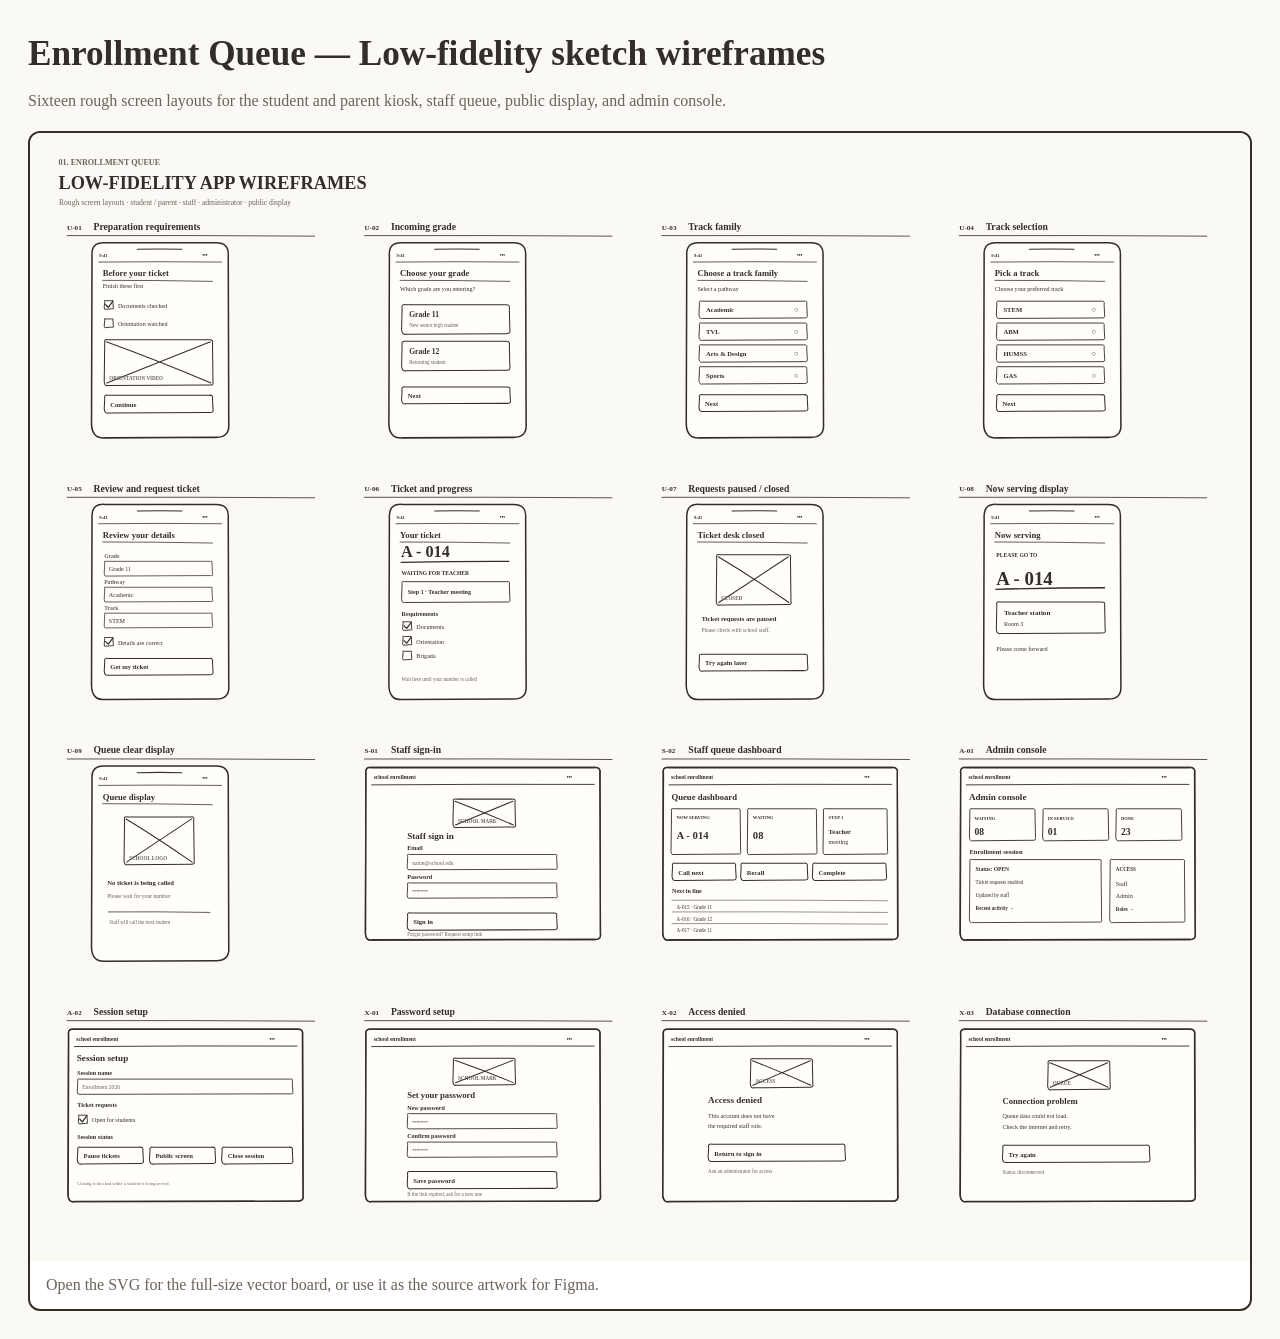
<file: docs/wireframes.html>
<!doctype html>
<html lang="en">
<head>
  <meta charset="utf-8">
  <meta name="viewport" content="width=device-width, initial-scale=1">
  <title>Enrollment Queue · Sketch Wireframes</title>
  <style>
    :root { color-scheme: light; --ink: #342d2a; --soft: #6c615b; --paper: #fbf9f4; }
    * { box-sizing: border-box; }
    body { margin: 0; padding: 28px; background: var(--paper); color: var(--ink); font: 16px/1.5 "Segoe Print", "Comic Sans MS", cursive; }
    main { max-width: 1500px; margin: 0 auto; }
    h1 { margin: 0; font-size: clamp(1.5rem, 3vw, 2.2rem); }
    p { color: var(--soft); margin: 8px 0 18px; }
    figure { margin: 0; overflow: auto; border: 2px solid var(--ink); border-radius: 12px; background: white; }
    img { display: block; width: 100%; min-width: 900px; height: auto; }
    figcaption { padding: 12px 16px; color: var(--soft); }
    a { color: inherit; }
  </style>
</head>
<body>
  <main>
    <h1>Enrollment Queue — Low-fidelity sketch wireframes</h1>
    <p>Sixteen rough screen layouts for the student and parent kiosk, staff queue, public display, and admin console.</p>
    <figure>
      <a href="enrollment-wireframes-figma.svg" aria-label="Open the full-size editable SVG wireframe board">
        <img src="enrollment-wireframes-figma.svg" alt="Hand-sketched low-fidelity wireframes for all enrollment queue screens">
      </a>
      <figcaption>Open the SVG for the full-size vector board, or use it as the source artwork for Figma.</figcaption>
    </figure>
  </main>
</body>
</html>
</file>
